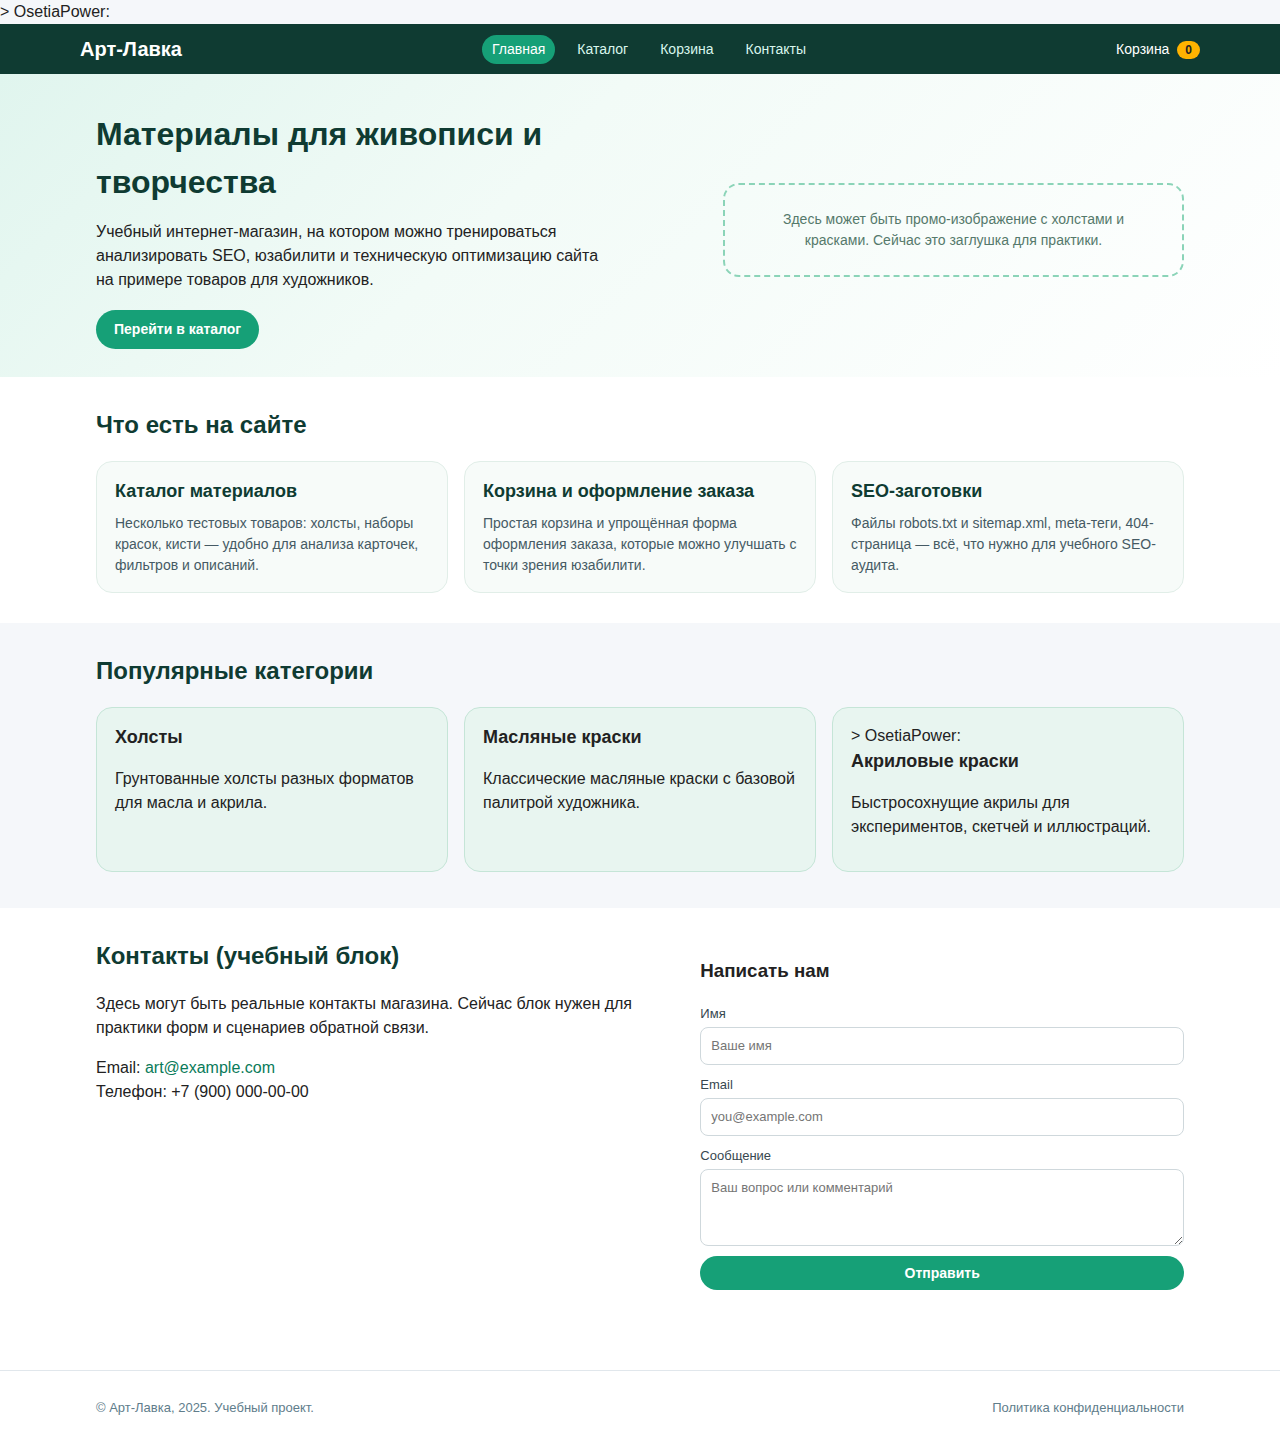
<file: index.html>
> OsetiaPower:
<!DOCTYPE html>
<html lang="ru">
<head>
    <meta charset="UTF-8">
    <meta name="viewport" content="width=device-width, initial-scale=1.0">
    <title>Арт-Лавка — Магазин товаров для художников</title>
    <meta name="description" content="Арт-Лавка — учебный интернет-магазин товаров для художников: холсты, краски, кисти. Сайт используется для практики по SEO, юзабилити и технической оптимизации.">
    <link rel="stylesheet" href="styles.css">

    <!-- Google Search Console (пример, замени content на свой код) -->
    <meta name="google-site-verification" content="YOUR_VERIFICATION_CODE_HERE">

    <!-- Google Analytics 4: реальный тег -->
    <!-- Google tag (gtag.js) -->
    <script async src="https://www.googletagmanager.com/gtag/js?id=G-NLGYRX57MX"></script>
    <script>
      window.dataLayer = window.dataLayer || [];
      function gtag(){dataLayer.push(arguments);}
      gtag('js', new Date());
      gtag('config', 'G-NLGYRX57MX');
    </script>
</head>
<body>
<header class="site-header">
    <div class="container header-inner">
        <a href="index.html" class="logo">Арт-Лавка</a>
        <nav class="main-nav">
            <a href="index.html" class="nav-link active">Главная</a>
            <a href="catalog.html" class="nav-link">Каталог</a>
            <a href="cart.html" class="nav-link">Корзина</a>
            <a href="#contacts" class="nav-link">Контакты</a>
        </nav>
        <a href="cart.html" class="cart-link">Корзина <span class="cart-count" id="cart-count">0</span></a>
    </div>
</header>

<main>
    <section class="hero">
        <div class="container hero-inner">
            <div class="hero-text">
                <h1>Материалы для живописи и творчества</h1>
                <p>
                    Учебный интернет-магазин, на котором можно тренироваться
                    анализировать SEO, юзабилити и техническую оптимизацию сайта
                    на примере товаров для художников.
                </p>
                <a href="catalog.html" class="btn primary-btn">Перейти в каталог</a>
            </div>
            <div class="hero-placeholder">
                Здесь может быть промо-изображение с холстами и красками.
                Сейчас это заглушка для практики.
            </div>
        </div>
    </section>

    <section class="section-light">
        <div class="container">
            <h2>Что есть на сайте</h2>
            <div class="feature-grid">
                <article class="feature-card">
                    <h3>Каталог материалов</h3>
                    <p>
                        Несколько тестовых товаров: холсты, наборы красок, кисти —
                        удобно для анализа карточек, фильтров и описаний.
                    </p>
                </article>
                <article class="feature-card">
                    <h3>Корзина и оформление заказа</h3>
                    <p>
                        Простая корзина и упрощённая форма оформления заказа,
                        которые можно улучшать с точки зрения юзабилити.
                    </p>
                </article>
                <article class="feature-card">
                    <h3>SEO-заготовки</h3>
                    <p>
                        Файлы robots.txt и sitemap.xml, meta-теги, 404-страница —
                        всё, что нужно для учебного SEO-аудита.
                    </p>
                </article>
            </div>
        </div>
    </section>

    <section class="section-categories">
        <div class="container">
            <h2>Популярные категории</h2>
            <div class="category-grid">
                <article class="category-card">
                    <h3>Холсты</h3>
                    <p>Грунтованные холсты разных форматов для масла и акрила.</p>
                </article>
                <article class="category-card">
                    <h3>Масляные краски</h3>
                    <p>Классические масляные краски с базовой палитрой художника.</p>
                </article>
                <article class="category-card">

> OsetiaPower:
<h3>Акриловые краски</h3>
                    <p>Быстросохнущие акрилы для экспериментов, скетчей и иллюстраций.</p>
                </article>
            </div>
        </div>
    </section>

    <section class="section-light" id="contacts">
        <div class="container contacts-grid">
            <div>
                <h2>Контакты (учебный блок)</h2>
                <p>
                    Здесь могут быть реальные контакты магазина.
                    Сейчас блок нужен для практики форм и сценариев обратной связи.
                </p>
                <p>
                    Email: <a href="mailto:art@example.com">art@example.com</a><br>
                    Телефон: +7 (900) 000-00-00
                </p>
            </div>
            <div>
                <h3>Написать нам</h3>
                <form id="feedback-form" class="feedback-form">
                    <label>
                        Имя
                        <input type="text" name="name" placeholder="Ваше имя">
                    </label>
                    <label>
                        Email
                        <input type="email" name="email" placeholder="you@example.com">
                    </label>
                    <label>
                        Сообщение
                        <textarea name="message" rows="3" placeholder="Ваш вопрос или комментарий"></textarea>
                    </label>
                    <button type="submit" class="btn primary-btn">Отправить</button>
                    <p id="form-status" class="form-status"></p>
                </form>
            </div>
        </div>
    </section>
</main>

<footer class="site-footer">
    <div class="container footer-inner">
        <p>© Арт-Лавка, 2025. Учебный проект.</p>
        <a href="privacy.html" class="footer-link">Политика конфиденциальности</a>
    </div>
</footer>
</body>
</html>
</file>
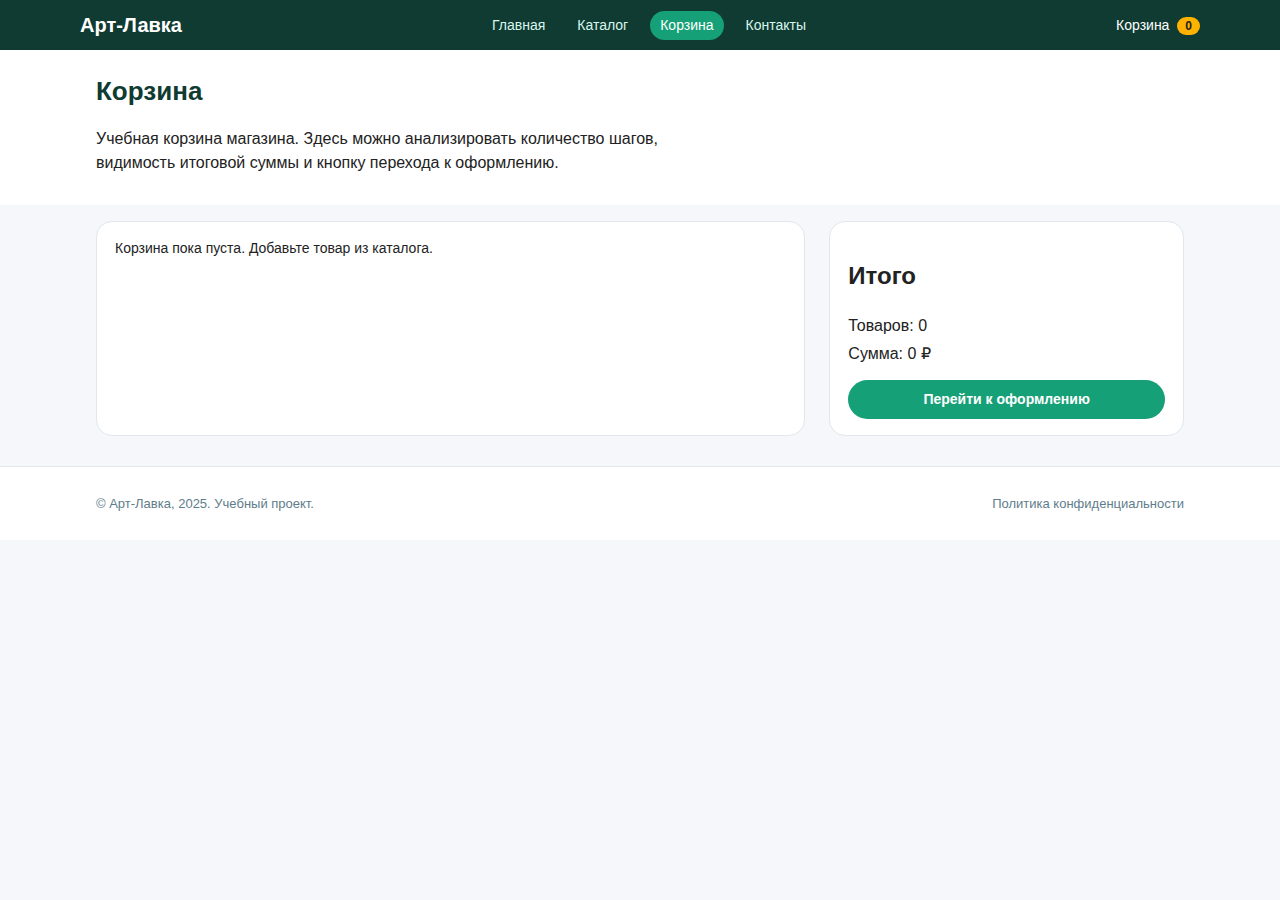
<file: cart.html>
<!DOCTYPE html>
<html lang="ru">
<head>
    <meta charset="UTF-8">
    <meta name="viewport" content="width=device-width, initial-scale=1.0">
    <title>Корзина — Арт-Лавка</title>
    <meta name="description" content="Учебная корзина интернет-магазина Арт-Лавка. Страница используется для практики юзабилити и оформления заказа.">
    <link rel="stylesheet" href="styles.css">
    <script async src="https://www.googletagmanager.com/gtag/js?id=G-XXXXXXXXXX"></script>
    <script>
      window.dataLayer = window.dataLayer || [];
      function gtag(){dataLayer.push(arguments);}
      gtag('js', new Date());
      gtag('config', 'G-XXXXXXXXXX');
    </script>
</head>
<body>
<header class="site-header">
    <div class="container header-inner">
        <a href="index.html" class="logo">Арт-Лавка</a>
        <nav class="main-nav">
            <a href="index.html" class="nav-link">Главная</a>
            <a href="catalog.html" class="nav-link">Каталог</a>
            <a href="cart.html" class="nav-link active">Корзина</a>
            <a href="index.html#contacts" class="nav-link">Контакты</a>
        </nav>
        <a href="cart.html" class="cart-link">Корзина <span class="cart-count" id="cart-count">0</span></a>
    </div>
</header>

<main>
    <section class="page-header">
        <div class="container">
            <h1>Корзина</h1>
            <p>Учебная корзина магазина. Здесь можно анализировать количество шагов, видимость итоговой суммы и кнопку перехода к оформлению.</p>
        </div>
    </section>

    <section class="cart-section">
        <div class="container cart-grid">
            <div class="cart-items" id="cart-items">
                Корзина пока пуста. Добавьте товар из каталога.
            </div>
            <aside class="cart-summary">
                <h2>Итого</h2>
                <p class="cart-summary-line">Товаров: <span id="cart-total-count">0</span></p>
                <p class="cart-summary-line">Сумма: <span id="cart-total-price">0 ₽</span></p>
                <a href="checkout.html" class="btn primary-btn cart-checkout-btn">Перейти к оформлению</a>
            </aside>
        </div>
    </section>
</main>

<footer class="site-footer">
    <div class="container footer-inner">
        <p>© Арт-Лавка, 2025. Учебный проект.</p>
        <a href="privacy.html" class="footer-link">Политика конфиденциальности</a>
    </div>
</footer>

<script src="script.js"></script>
</body>
</html>
</file>
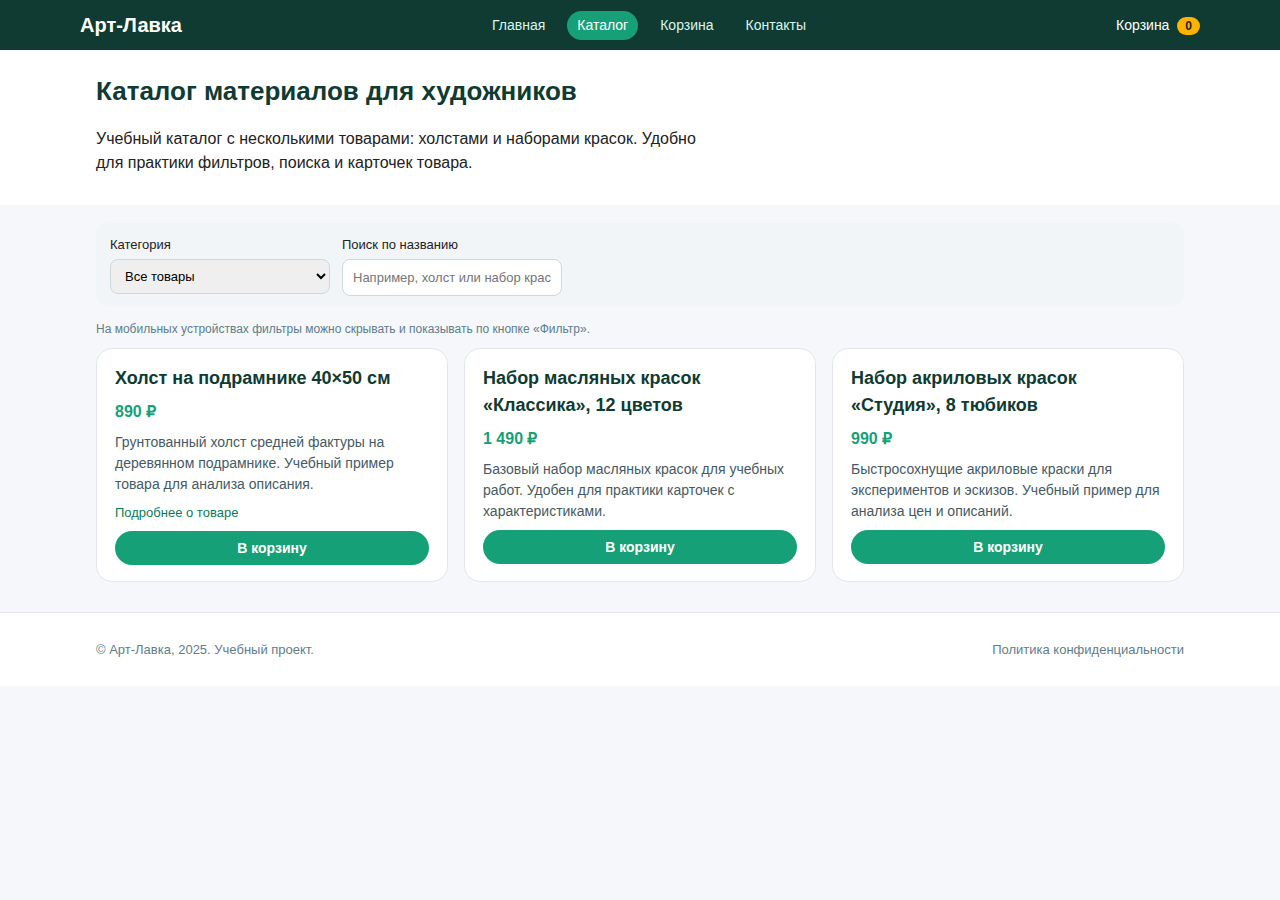
<file: catalog.html>
<!DOCTYPE html>
<html lang="ru">
<head>
    <meta charset="UTF-8">
    <meta name="viewport" content="width=device-width, initial-scale=1.0">
    <title>Каталог — Арт-Лавка</title>
    <meta name="description" content="Каталог Арт-Лавки: холсты, масляные и акриловые краски, учебные товары для анализа карточек и фильтров.">
    <link rel="stylesheet" href="styles.css">
    <script async src="https://www.googletagmanager.com/gtag/js?id=G-XXXXXXXXXX"></script>
    <script>
      window.dataLayer = window.dataLayer || [];
      function gtag(){dataLayer.push(arguments);}
      gtag('js', new Date());
      gtag('config', 'G-XXXXXXXXXX');
    </script>
</head>
<body>
<header class="site-header">
    <div class="container header-inner">
        <a href="index.html" class="logo">Арт-Лавка</a>
        <nav class="main-nav">
            <a href="index.html" class="nav-link">Главная</a>
            <a href="catalog.html" class="nav-link active">Каталог</a>
            <a href="cart.html" class="nav-link">Корзина</a>
            <a href="index.html#contacts" class="nav-link">Контакты</a>
        </nav>
        <a href="cart.html" class="cart-link">Корзина <span class="cart-count" id="cart-count">0</span></a>
    </div>
</header>

<main>
    <section class="page-header">
        <div class="container">
            <h1>Каталог материалов для художников</h1>
            <p>Учебный каталог с несколькими товарами: холстами и наборами красок. Удобно для практики фильтров, поиска и карточек товара.</p>
        </div>
    </section>

    <section class="catalog-section">
        <div class="container">
            <button class="btn secondary-btn catalog-filter-toggle">Фильтр</button>

            <div class="catalog-filters" id="catalog-filters">
                <div class="catalog-filters-row">
                    <label class="catalog-filter-field">
                        Категория
                        <select id="category-filter">
                            <option value="all">Все товары</option>
                            <option value="canvas">Холсты</option>
                            <option value="oil">Масляные краски</option>
                            <option value="acrylic">Акриловые краски</option>
                        </select>
                    </label>
                    <label class="catalog-filter-field">
                        Поиск по названию
                        <input type="text" id="search-input" placeholder="Например, холст или набор красок">
                    </label>
                </div>
            </div>

            <div class="catalog-mobile-hint">
                На мобильных устройствах фильтры можно скрывать и показывать по кнопке «Фильтр».
            </div>

            <div class="product-grid" id="product-grid">
                <article class="product-card" data-category="canvas" data-name="холст 40х50">
                    <h2 class="product-title">Холст на подрамнике 40×50 см</h2>
                    <p class="product-price">890 ₽</p>
                    <p class="product-text">
                        Грунтованный холст средней фактуры на деревянном подрамнике. Учебный пример товара для анализа описания.
                    </p>
                    <a href="product.html" class="product-link">Подробнее о товаре</a>
                    <button class="btn primary-btn add-to-cart" data-product="canvas40" data-price="890">В корзину</button>
                </article>

                <article class="product-card" data-category="oil" data-name="масляные краски 12 цветов">
                    <h2 class="product-title">Набор масляных красок «Классика», 12 цветов</h2>
                    <p class="product-price">1 490 ₽</p>
                    <p class="product-text">
                        Базовый набор масляных красок для учебных работ. Удобен для практики карточек с характеристиками.
                    </p>
                    <button class="btn primary-btn add-to-cart" data-product="oilset12" data-price="1490">В корзину</button>
                </article>

                <article class="product-card" data-category="acrylic" data-name="акриловые краски 8 тюбиков">
                    <h2 class="product-title">Набор акриловых красок «Студия», 8 тюбиков</h2>
                    <p class="product-price">990 ₽</p>
                    <p class="product-text">
                        Быстросохнущие акриловые краски для экспериментов и эскизов. Учебный пример для анализа цен и описаний.
                    </p>
                    <button class="btn primary-btn add-to-cart" data-product="acrylic8" data-price="990">В корзину</button>
                </article>
            </div>
        </div>
    </section>
</main>

<footer class="site-footer">
    <div class="container footer-inner">
        <p>© Арт-Лавка, 2025. Учебный проект.</p>
        <a href="privacy.html" class="footer-link">Политика конфиденциальности</a>
    </div>
</footer>

<script src="script.js"></script>
</body>
</html>
</file>
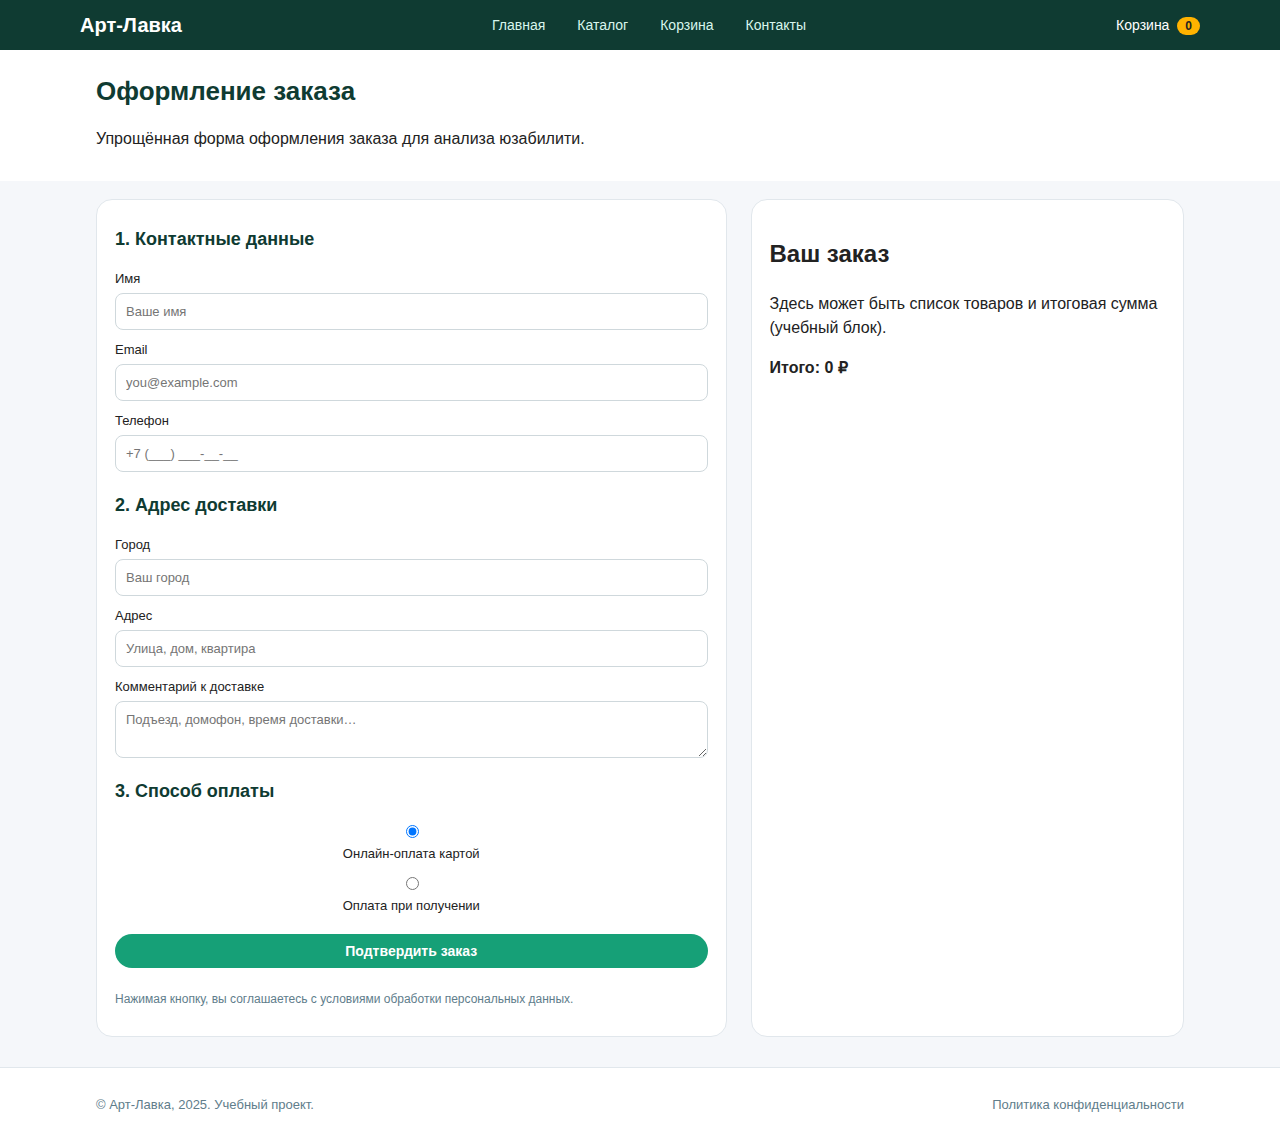
<file: checkout.html>
<!DOCTYPE html>
<html lang="ru">
<head>
    <meta charset="UTF-8">
    <meta name="viewport" content="width=device-width, initial-scale=1.0">
    <title>Оформление заказа — Арт-Лавка</title>
    <meta name="description" content="Учебная страница оформления заказа Арт-Лавки. Используется для практики упрощения форм и шагов оформления.">
    <link rel="stylesheet" href="styles.css">
    <script async src="https://www.googletagmanager.com/gtag/js?id=G-XXXXXXXXXX"></script>
    <script>
      window.dataLayer = window.dataLayer || [];
      function gtag(){dataLayer.push(arguments);}
      gtag('js', new Date());
      gtag('config', 'G-XXXXXXXXXX');
    </script>
</head>
<body>
<header class="site-header">
    <div class="container header-inner">
        <a href="index.html" class="logo">Арт-Лавка</a>
        <nav class="main-nav">
            <a href="index.html" class="nav-link">Главная</a>
            <a href="catalog.html" class="nav-link">Каталог</a>
            <a href="cart.html" class="nav-link">Корзина</a>
            <a href="index.html#contacts" class="nav-link">Контакты</a>
        </nav>
        <a href="cart.html" class="cart-link">Корзина <span class="cart-count" id="cart-count">0</span></a>
    </div>
</header>

<main>
    <section class="page-header">
        <div class="container">
            <h1>Оформление заказа</h1>
            <p>Упрощённая форма оформления заказа для анализа юзабилити.</p>
        </div>
    </section>

    <section class="checkout-section">
        <div class="container checkout-grid">
            <form class="checkout-form">
                <h2>1. Контактные данные</h2>
                <label>
                    Имя
                    <input type="text" name="name" placeholder="Ваше имя">
                </label>
                <label>
                    Email
                    <input type="email" name="email" placeholder="you@example.com">
                </label>
                <label>
                    Телефон
                    <input type="tel" name="phone" placeholder="+7 (___) ___-__-__">
                </label>

                <h2>2. Адрес доставки</h2>
                <label>
                    Город
                    <input type="text" name="city" placeholder="Ваш город">
                </label>
                <label>
                    Адрес
                    <input type="text" name="address" placeholder="Улица, дом, квартира">
                </label>
                <label>
                    Комментарий к доставке
                    <textarea name="comment" rows="2" placeholder="Подъезд, домофон, время доставки…"></textarea>
                </label>

                <h2>3. Способ оплаты</h2>
                <label class="radio">
                    <input type="radio" name="payment" checked>
                    Онлайн-оплата картой
                </label>
                <label class="radio">
                    <input type="radio" name="payment">
                    Оплата при получении
                </label>

                <button type="submit" class="btn primary-btn checkout-submit">Подтвердить заказ</button>
                <p class="checkout-note">
                    Нажимая кнопку, вы соглашаетесь с условиями обработки персональных данных.
                </p>
            </form>

            <aside class="checkout-summary">
                <h2>Ваш заказ</h2>
                <p>Здесь может быть список товаров и итоговая сумма (учебный блок).</p>
                <p class="checkout-summary-total">Итого: <span id="checkout-total-price">0 ₽</span></p>
            </aside>
        </div>
    </section>
</main>

<footer class="site-footer">
    <div class="container footer-inner">
        <p>© Арт-Лавка, 2025. Учебный проект.</p>
        <a href="privacy.html" class="footer-link">Политика конфиденциальности</a>
    </div>
</footer>

<script src="script.js"></script>
</body>
</html>
</file>
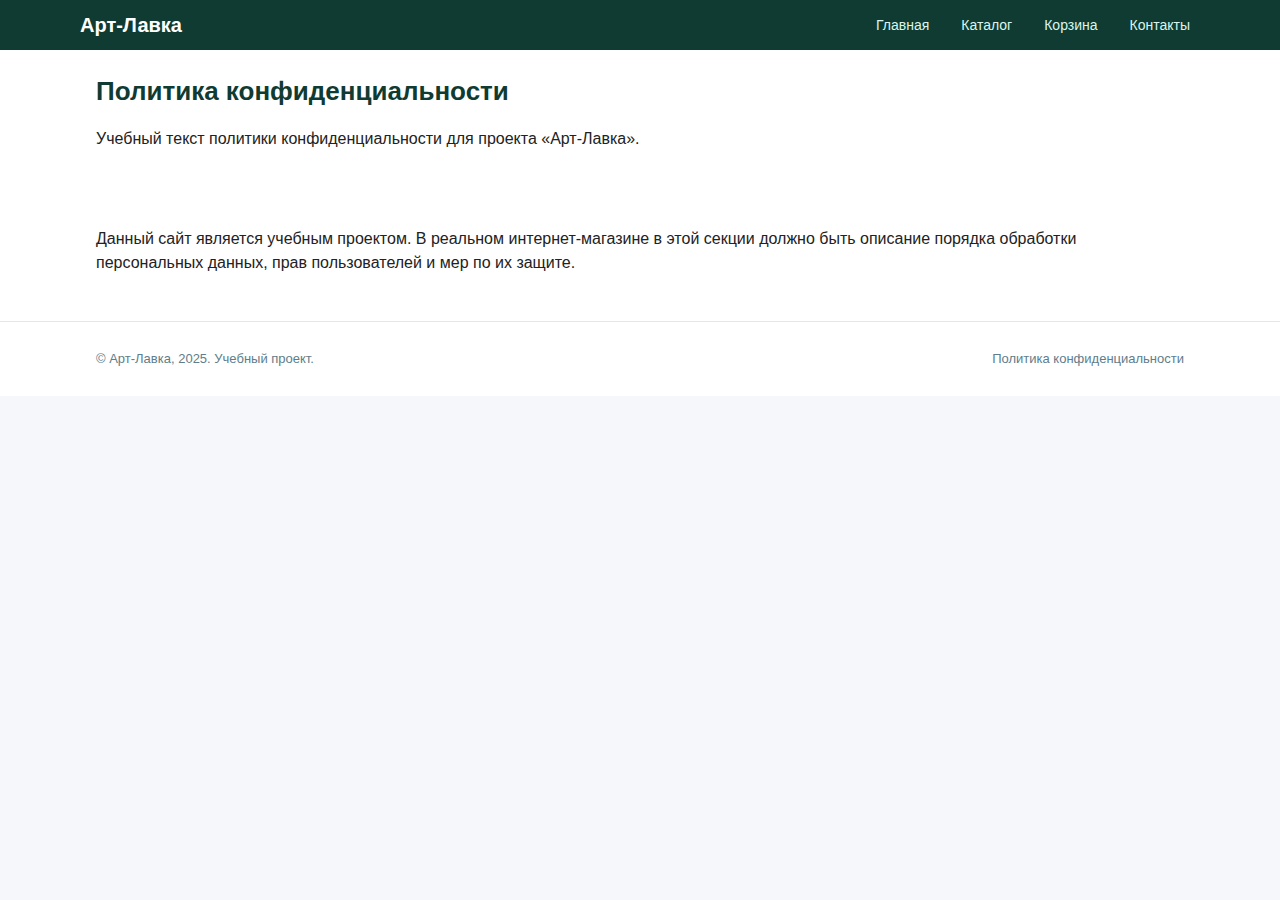
<file: privacy.html>
<!DOCTYPE html>
<html lang="ru">
<head>
    <meta charset="UTF-8">
    <meta name="viewport" content="width=device-width, initial-scale=1.0">
    <title>Политика конфиденциальности — Арт-Лавка</title>
    <meta name="description" content="Учебная страница политики конфиденциальности интернет-магазина Арт-Лавка.">
    <link rel="stylesheet" href="styles.css">
</head>
<body>
<header class="site-header">
    <div class="container header-inner">
        <a href="index.html" class="logo">Арт-Лавка</a>
        <nav class="main-nav">
            <a href="index.html" class="nav-link">Главная</a>
            <a href="catalog.html" class="nav-link">Каталог</a>
            <a href="cart.html" class="nav-link">Корзина</a>
            <a href="index.html#contacts" class="nav-link">Контакты</a>
        </nav>
    </div>
</header>

<main>
    <section class="page-header">
        <div class="container">
            <h1>Политика конфиденциальности</h1>
            <p>Учебный текст политики конфиденциальности для проекта «Арт-Лавка».</p>
        </div>
    </section>

    <section class="section-light">
        <div class="container">
            <p>
                Данный сайт является учебным проектом. В реальном интернет-магазине в этой секции должно быть
                описание порядка обработки персональных данных, прав пользователей и мер по их защите.
            </p>
        </div>
    </section>
</main>

<footer class="site-footer">
    <div class="container footer-inner">
        <p>© Арт-Лавка, 2025. Учебный проект.</p>
        <a href="privacy.html" class="footer-link">Политика конфиденциальности</a>
    </div>
</footer>
</body>
</html>
</file>
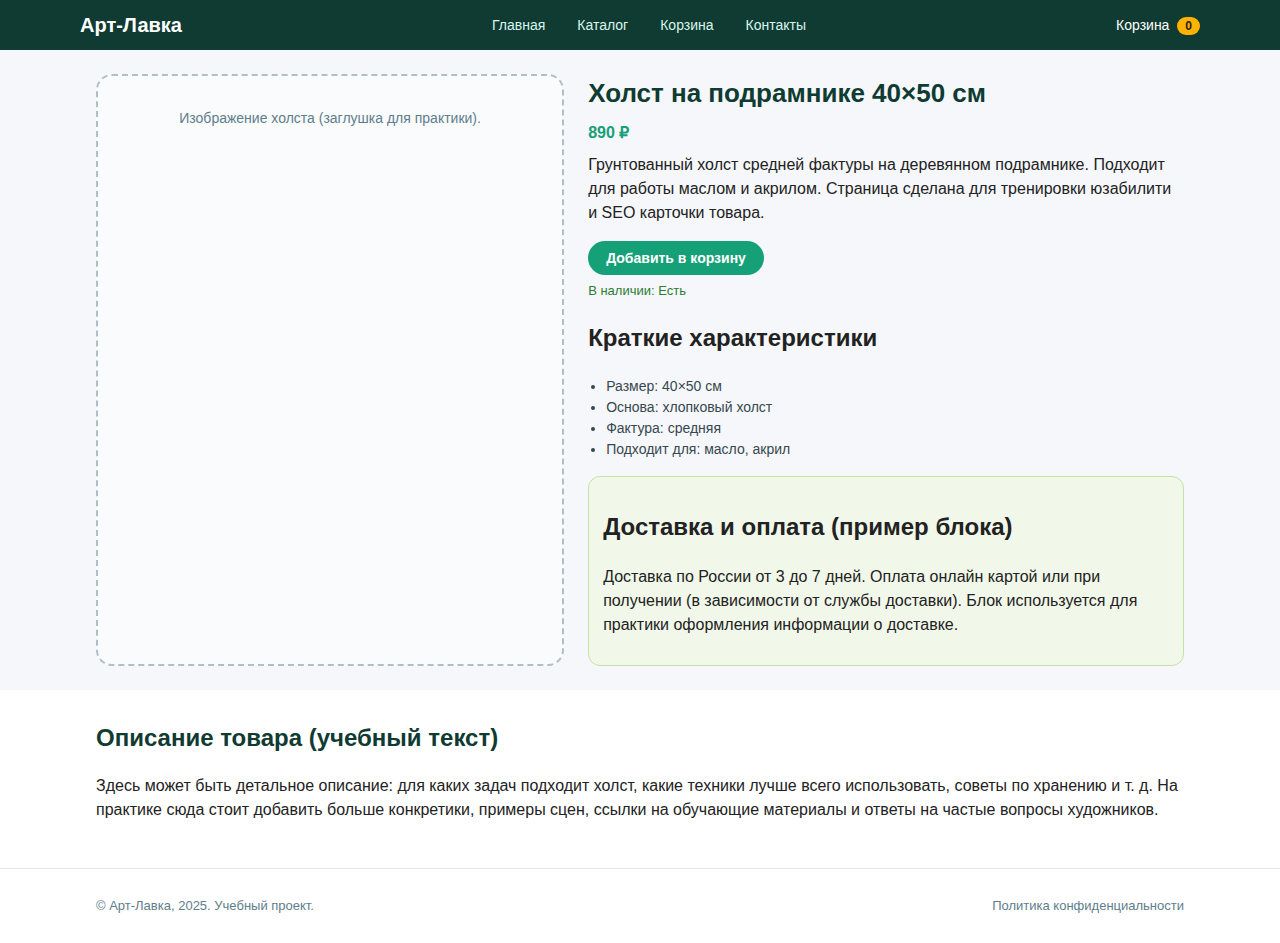
<file: product.html>
<!DOCTYPE html>
<html lang="ru">
<head>
    <meta charset="UTF-8">
    <meta name="viewport" content="width=device-width, initial-scale=1.0">
    <title>Холст 40×50 см — Арт-Лавка</title>
    <meta name="description" content="Учебная карточка товара: грунтованный холст 40×50 см на подрамнике. Страница используется для практики описаний и юзабилити.">
    <link rel="stylesheet" href="styles.css">
    <script async src="https://www.googletagmanager.com/gtag/js?id=G-XXXXXXXXXX"></script>
    <script>
      window.dataLayer = window.dataLayer || [];
      function gtag(){dataLayer.push(arguments);}
      gtag('js', new Date());
      gtag('config', 'G-XXXXXXXXXX');
    </script>
</head>
<body>
<header class="site-header">
    <div class="container header-inner">
        <a href="index.html" class="logo">Арт-Лавка</a>
        <nav class="main-nav">
            <a href="index.html" class="nav-link">Главная</a>
            <a href="catalog.html" class="nav-link">Каталог</a>
            <a href="cart.html" class="nav-link">Корзина</a>
            <a href="index.html#contacts" class="nav-link">Контакты</a>
        </nav>
        <a href="cart.html" class="cart-link">Корзина <span class="cart-count" id="cart-count">0</span></a>
    </div>
</header>

<main>
    <section class="product-page">
        <div class="container product-page-inner">
            <div class="product-image-placeholder">
                Изображение холста (заглушка для практики).
            </div>
            <div class="product-main">
                <h1>Холст на подрамнике 40×50 см</h1>
                <p class="product-price">890 ₽</p>
                <p class="product-lead">
                    Грунтованный холст средней фактуры на деревянном подрамнике.
                    Подходит для работы маслом и акрилом. Страница сделана для тренировки
                    юзабилити и SEO карточки товара.
                </p>
                <button class="btn primary-btn add-to-cart" data-product="canvas40" data-price="890">Добавить в корзину</button>
                <p class="product-availability">В наличии: Есть</p>

                <h2>Краткие характеристики</h2>
                <ul class="product-specs">
                    <li>Размер: 40×50 см</li>
                    <li>Основа: хлопковый холст</li>
                    <li>Фактура: средняя</li>
                    <li>Подходит для: масло, акрил</li>
                </ul>

                <div class="product-delivery">
                    <h2>Доставка и оплата (пример блока)</h2>
                    <p>
                        Доставка по России от 3 до 7 дней. Оплата онлайн картой или
                        при получении (в зависимости от службы доставки).
                        Блок используется для практики оформления информации о доставке.
                    </p>
                </div>
            </div>
        </div>
    </section>

    <section class="section-light">
        <div class="container">
            <h2>Описание товара (учебный текст)</h2>
            <p>
                Здесь может быть детальное описание: для каких задач подходит холст,
                какие техники лучше всего использовать, советы по хранению и т. д.
                На практике сюда стоит добавить больше конкретики, примеры сцен, ссылки
                на обучающие материалы и ответы на частые вопросы художников.
            </p>
        </div>
    </section>
</main>

<footer class="site-footer">
    <div class="container footer-inner">
        <p>© Арт-Лавка, 2025. Учебный проект.</p>
        <a href="privacy.html" class="footer-link">Политика конфиденциальности</a>
    </div>
</footer>

<script src="script.js"></script>
</body>
</html>
</file>
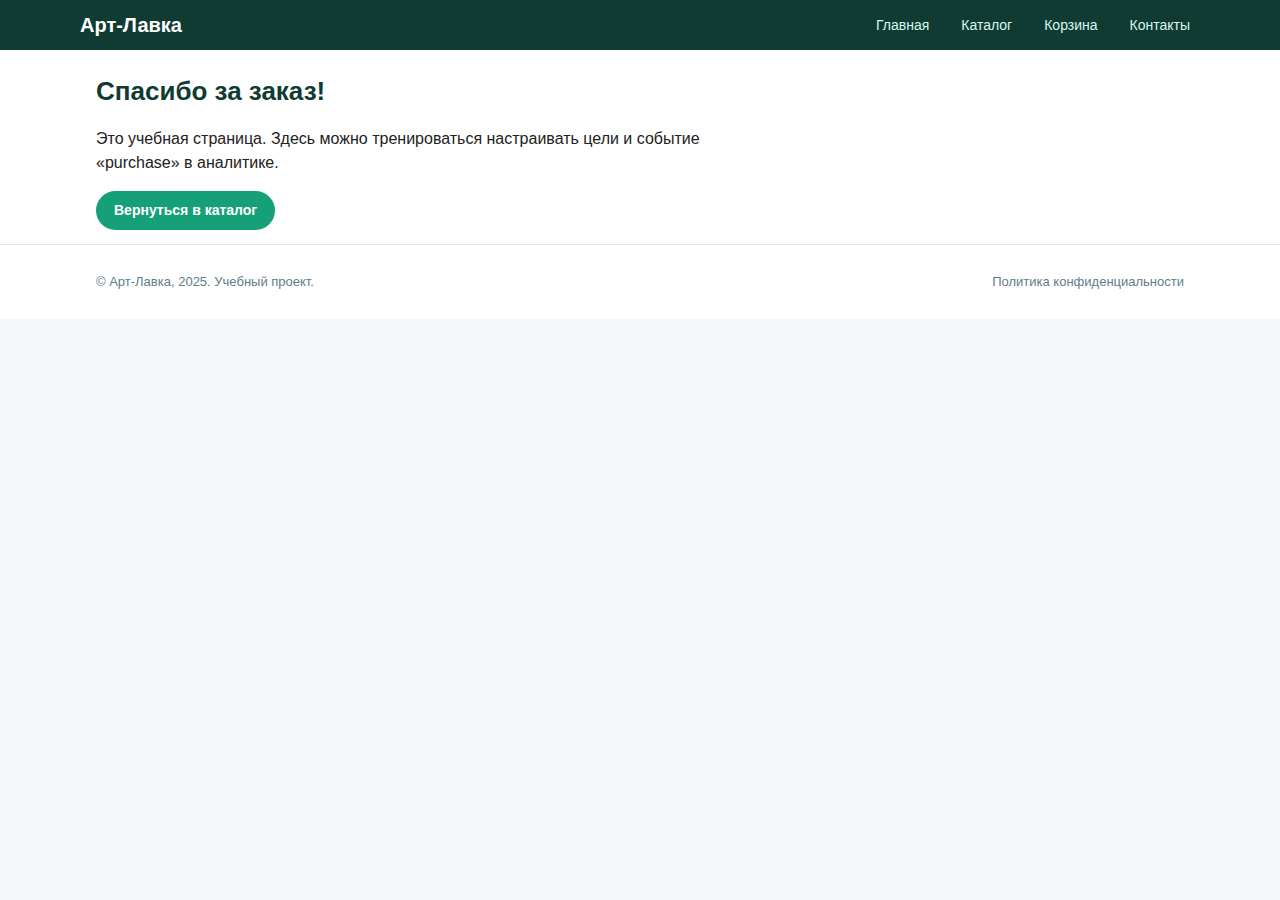
<file: thankyou.html>
<!DOCTYPE html>
<html lang="ru">
<head>
    <meta charset="UTF-8">
    <meta name="viewport" content="width=device-width, initial-scale=1.0">
    <title>Заказ оформлен — Арт-Лавка</title>
    <meta name="description" content="Учебная страница благодарности после оформления заказа. Используется для анализа целей в аналитике.">
    <link rel="stylesheet" href="styles.css">
</head>
<body>
<header class="site-header">
    <div class="container header-inner">
        <a href="index.html" class="logo">Арт-Лавка</a>
        <nav class="main-nav">
            <a href="index.html" class="nav-link">Главная</a>
            <a href="catalog.html" class="nav-link">Каталог</a>
            <a href="cart.html" class="nav-link">Корзина</a>
            <a href="index.html#contacts" class="nav-link">Контакты</a>
        </nav>
    </div>
</header>

<main>
    <section class="page-header">
        <div class="container">
            <h1>Спасибо за заказ!</h1>
            <p>Это учебная страница. Здесь можно тренироваться настраивать цели и событие «purchase» в аналитике.</p>
            <a href="catalog.html" class="btn primary-btn">Вернуться в каталог</a>
        </div>
    </section>
</main>

<footer class="site-footer">
    <div class="container footer-inner">
        <p>© Арт-Лавка, 2025. Учебный проект.</p>
        <a href="privacy.html" class="footer-link">Политика конфиденциальности</a>
    </div>
</footer>
</body>
</html>
</file>
<file: styles.css>
*,
*::before,
*::after {
    box-sizing: border-box;
}

body {
    margin: 0;
    font-family: -apple-system, BlinkMacSystemFont, "Segoe UI", Roboto, Arial, sans-serif;
    background: #f5f7fa;
    color: #222;
    line-height: 1.5;
}

a {
    color: #0a7b5a;
    text-decoration: none;
}

a:hover {
    text-decoration: underline;
}

img {
    max-width: 100%;
    display: block;
}

.container {
    max-width: 1120px;
    margin: 0 auto;
    padding: 0 16px;
}

/* Header */

.site-header {
    background: #0f3b32;
    color: #fff;
    position: sticky;
    top: 0;
    z-index: 20;
}

.header-inner {
    display: flex;
    align-items: center;
    justify-content: space-between;
    padding: 10px 0;
    gap: 24px;
}

.logo {
    font-weight: 700;
    font-size: 20px;
    color: #fff;
}

.main-nav {
    display: flex;
    gap: 12px;
    flex-wrap: wrap;
}

.nav-link {
    color: #d8f6ed;
    font-size: 14px;
    padding: 4px 10px;
    border-radius: 999px;
}

.nav-link:hover {
    background: rgba(255,255,255,0.1);
    text-decoration: none;
}

.nav-link.active {
    background: #16a077;
    color: #fff;
}

.cart-link {
    color: #fff;
    font-size: 14px;
}

.cart-count {
    background: #ffb300;
    color: #222;
    border-radius: 999px;
    padding: 2px 8px;
    margin-left: 4px;
    font-weight: 600;
    font-size: 12px;
}

/* Buttons */

.btn {
    display: inline-flex;
    align-items: center;
    justify-content: center;
    padding: 9px 18px;
    border-radius: 999px;
    border: none;
    cursor: pointer;
    font-size: 14px;
    font-weight: 600;
    text-decoration: none;
}

.primary-btn {
    background: #16a077;
    color: #fff;
}

.primary-btn:hover {
    background: #138864;
    text-decoration: none;
}

.secondary-btn {
    background: #fff;
    color: #0f3b32;
    border: 1px solid #cfd8dc;
}

.secondary-btn:hover {
    background: #eef3f6;
}

/* Hero */

.hero {
    background: linear-gradient(135deg, #e0f5ee 0%, #f2fbf7 40%, #ffffff 100%);
    padding: 36px 0 28px;
}

.hero-inner {
    display: grid;
    grid-template-columns: minmax(0, 1.3fr) minmax(0, 1fr);
    gap: 28px;
    align-items: center;
}

.hero h1 {
    font-size: 32px;
    margin: 0 0 14px;
    color: #0f3b32;
}

.hero p {
    margin: 0 0 18px;
    max-width: 520px;
}

.hero-placeholder {
    border: 2px dashed #8bd4b8;
    border-radius: 16px;
    padding: 24px;
    font-size: 14px;
    color: #55796b;
    text-align: center;
}

/* Sections */

.section-light {
    background: #ffffff;
    padding: 30px 0;
}

.section-categories {
    padding: 30px 0 36px;
}

.section-light h2,
.section-categories h2 {
    margin-top: 0;
    margin-bottom: 18px;
    font-size: 24px;
    color: #0f3b32;
}

/* Feature cards */

.feature-grid {
    display: grid;
    grid-template-columns: repeat(auto-fit, minmax(240px, 1fr));
    gap: 16px;
}

.feature-card {
    background: #f7fbf9;
    border-radius: 16px;
    padding: 16px 18px;
    border: 1px solid #e1eee8;
}

.feature-card h3 {
    margin: 0 0 8px;
    font-size: 18px;
    color: #0f3b32;
}

.feature-card p {
    margin: 0;
    font-size: 14px;
    color: #455a64;
}

/* Categories */

.category-grid {
    display: grid;
    grid-template-columns: repeat(auto-fit, minmax(220px, 1fr));
    gap: 16px;
}

.category-card {
    background: #e8f5f0;
    border-radius: 16px;
    padding: 16px 18px;
    border: 1px solid #c5e5d7;
}

.category-card h3 {
    margin: 0 0 6px;
    font-size: 18px;
}

/* Contacts */

.contacts-grid {
    display: grid;
    grid-template-columns: minmax(0, 1.2fr) minmax(0, 1fr);
    gap: 24px;
    align-items: flex-start;
}

.feedback-form {
    display: flex;
    flex-direction: column;
    gap: 10px;
}

.feedback-form label {
    display: flex;
    flex-direction: column;
    font-size: 13px;
    color: #37474f;
}

.feedback-form input,
.feedback-form textarea {
    margin-top: 4px;
    padding: 8px 10px;
    border-radius: 8px;
    border: 1px solid #cfd8dc;
    font: inherit;
}

.feedback-form input:focus,
.feedback-form textarea:focus {
    outline: none;
    border-color: #16a077;
    box-shadow: 0 0 0 1px rgba(22,160,119,0.25);
}

.form-status {
    font-size: 12px;
    color: #2e7d32;
}

/* Page header */

.page-header {
    padding: 22px 0 14px;
    background: #ffffff;
}

.page-header h1 {
    margin: 0 0 6px;
    font-size: 26px;
    color: #0f3b32;
}

/* Catalog */

.catalog-section {
    padding: 18px 0 30px;
}

.catalog-filter-toggle {
    display: none;
    margin-bottom: 10px;
}

.catalog-filters {
    background: #f1f5f7;
    border-radius: 12px;
    padding: 12px 14px 10px;
    margin-bottom: 14px;
}

.catalog-filters-row {
    display: flex;
    flex-wrap: wrap;
    gap: 12px;
}

.catalog-filter-field {
    display: flex;
    flex-direction: column;
    font-size: 13px;
    min-width: 220px;
}

.catalog-filter-field input,
.catalog-filter-field select {
    margin-top: 4px;
    padding: 8px 10px;
    border-radius: 8px;
    border: 1px solid #cfd8dc;
    font: inherit;
}

.catalog-mobile-hint {
    font-size: 12px;
    color: #607d8b;
    margin-bottom: 10px;
}

.product-grid {
    display: grid;
    grid-template-columns: repeat(auto-fit, minmax(260px, 1fr));
    gap: 16px;
}

.product-card {
    background: #ffffff;
    border-radius: 16px;
    padding: 16px 18px;
    border: 1px solid #e1e7ec;
    display: flex;
    flex-direction: column;
    gap: 8px;
}

.product-title {
    margin: 0;
    font-size: 18px;
    color: #0f3b32;
}

.product-price {
    margin: 0;
    font-weight: 700;
    color: #16a077;
}

.product-text {
    margin: 0;
    font-size: 14px;
    color: #455a64;
}

.product-link {
    font-size: 13px;
}

/* Product page */

.product-page {
    padding: 24px 0;
}

.product-page-inner {
    display: grid;
    grid-template-columns: minmax(0, 1.1fr) minmax(0, 1.4fr);
    gap: 24px;
}

.product-image-placeholder {
    border-radius: 16px;
    border: 2px dashed #b0bec5;
    padding: 32px 16px;
    text-align: center;
    font-size: 14px;
    color: #607d8b;
    background: #f9fbfc;
}

.product-main h1 {
    margin-top: 0;
    margin-bottom: 8px;
    font-size: 26px;
    color: #0f3b32;
}

.product-lead {
    margin-top: 8px;
    margin-bottom: 16px;
}

.product-availability {
    font-size: 13px;
    color: #2e7d32;
    margin-top: 6px;
}

.product-specs {
    padding-left: 18px;
    font-size: 14px;
    color: #37474f;
}

.product-delivery {
    margin-top: 16px;
    padding: 12px 14px;
    border-radius: 12px;
    background: #f1f8e9;
    border: 1px solid #c5e1a5;
}

/* Cart & checkout */

.cart-section {
    padding: 16px 0 30px;
}

.cart-grid {
    display: grid;
    grid-template-columns: minmax(0, 2fr) minmax(0, 1fr);
    gap: 24px;
}

.cart-items {
    background: #ffffff;
    border-radius: 16px;
    border: 1px solid #e1e7ec;
    min-height: 120px;
    padding: 16px 18px;
    font-size: 14px;
}

.cart-row {
    padding: 4px 0;
}

.cart-summary {
    background: #ffffff;
    border-radius: 16px;
    border: 1px solid #e1e7ec;
    padding: 16px 18px;
}

.cart-summary-line {
    margin: 4px 0;
}

.cart-checkout-btn {
    margin-top: 10px;
    width: 100%;
}

.checkout-section {
    padding: 18px 0 30px;
}

.checkout-grid {
    display: grid;
    grid-template-columns: minmax(0, 1.6fr) minmax(0, 1.1fr);
    gap: 24px;
}

.checkout-form {
    background: #ffffff;
    border-radius: 16px;
    border: 1px solid #e1e7ec;
    padding: 16px 18px;
    display: flex;
    flex-direction: column;
    gap: 10px;
}

.checkout-form h2 {
    margin: 10px 0 6px;
    font-size: 18px;
    color: #0f3b32;
}

.checkout-form label {
    display: flex;
    flex-direction: column;
    font-size: 13px;
}

.checkout-form input,
.checkout-form textarea {
    margin-top: 4px;
    padding: 8px 10px;
    border-radius: 8px;
    border: 1px solid #cfd8dc;
    font: inherit;
}

.checkout-form input:focus,
.checkout-form textarea:focus {
    outline: none;
    border-color: #16a077;
    box-shadow: 0 0 0 1px rgba(22,160,119,0.25);
}

.radio {
    display: flex;
    align-items: center;
    gap: 6px;
    font-size: 14px;
}

.checkout-submit {
    margin-top: 8px;
}

.checkout-note {
    font-size: 12px;
    color: #607d8b;
}

.checkout-summary {
    background: #ffffff;
    border-radius: 16px;
    border: 1px solid #e1e7ec;
    padding: 16px 18px;
}

.checkout-summary-total {
    font-weight: 600;
}

/* Thank you */

.page-header p {
    max-width: 620px;
}

/* 404 */

.not-found-body {
    background: #0f3b32;
    color: #fff;
}

.not-found-section {
    padding: 40px 0 60px;
}

.not-found-inner {
    display: grid;
    grid-template-columns: minmax(0, 1.2fr) minmax(0, 1fr);
    gap: 32px;
    align-items: center;
}

.not-found-text a {
    color: #a5ffd9;
}

.not-found-code {
    font-size: 64px;
    font-weight: 700;
    margin: 0 0 8px;
}

.not-found-lead {
    margin-top: 0;
    margin-bottom: 18px;
}

.not-found-secondary {
    font-size: 14px;
    margin-top: 8px;
}

.not-found-illustration {
    border-radius: 16px;
    border: 2px dashed rgba(255,255,255,0.4);
    padding: 24px;
    font-size: 14px;
    text-align: center;
}

/* Footer */

.site-footer {
    background: #ffffff;
    border-top: 1px solid #e1e7ec;
    padding: 14px 0;
    font-size: 13px;
    color: #607d8b;
}

.footer-inner {
    display: flex;
    align-items: center;
    justify-content: space-between;
    gap: 12px;
}

.footer-link {
    color: #607d8b;
}

/* Responsive */

@media (max-width: 800px) {
    .hero-inner,
    .product-page-inner,
    .cart-grid,
    .checkout-grid,
    .contacts-grid,
    .not-found-inner {
        grid-template-columns: minmax(0, 1fr);
    }

    .site-header {
        position: static;
    }
}

@media (max-width: 640px) {
    .header-inner {
        flex-direction: column;
        align-items: flex-start;
    }

    .catalog-filter-toggle {
        display: inline-flex;
    }

    .catalog-filters {
        display: none;
    }

    .catalog-filters.filters-open {
        display: block;
    }
}
</file>
